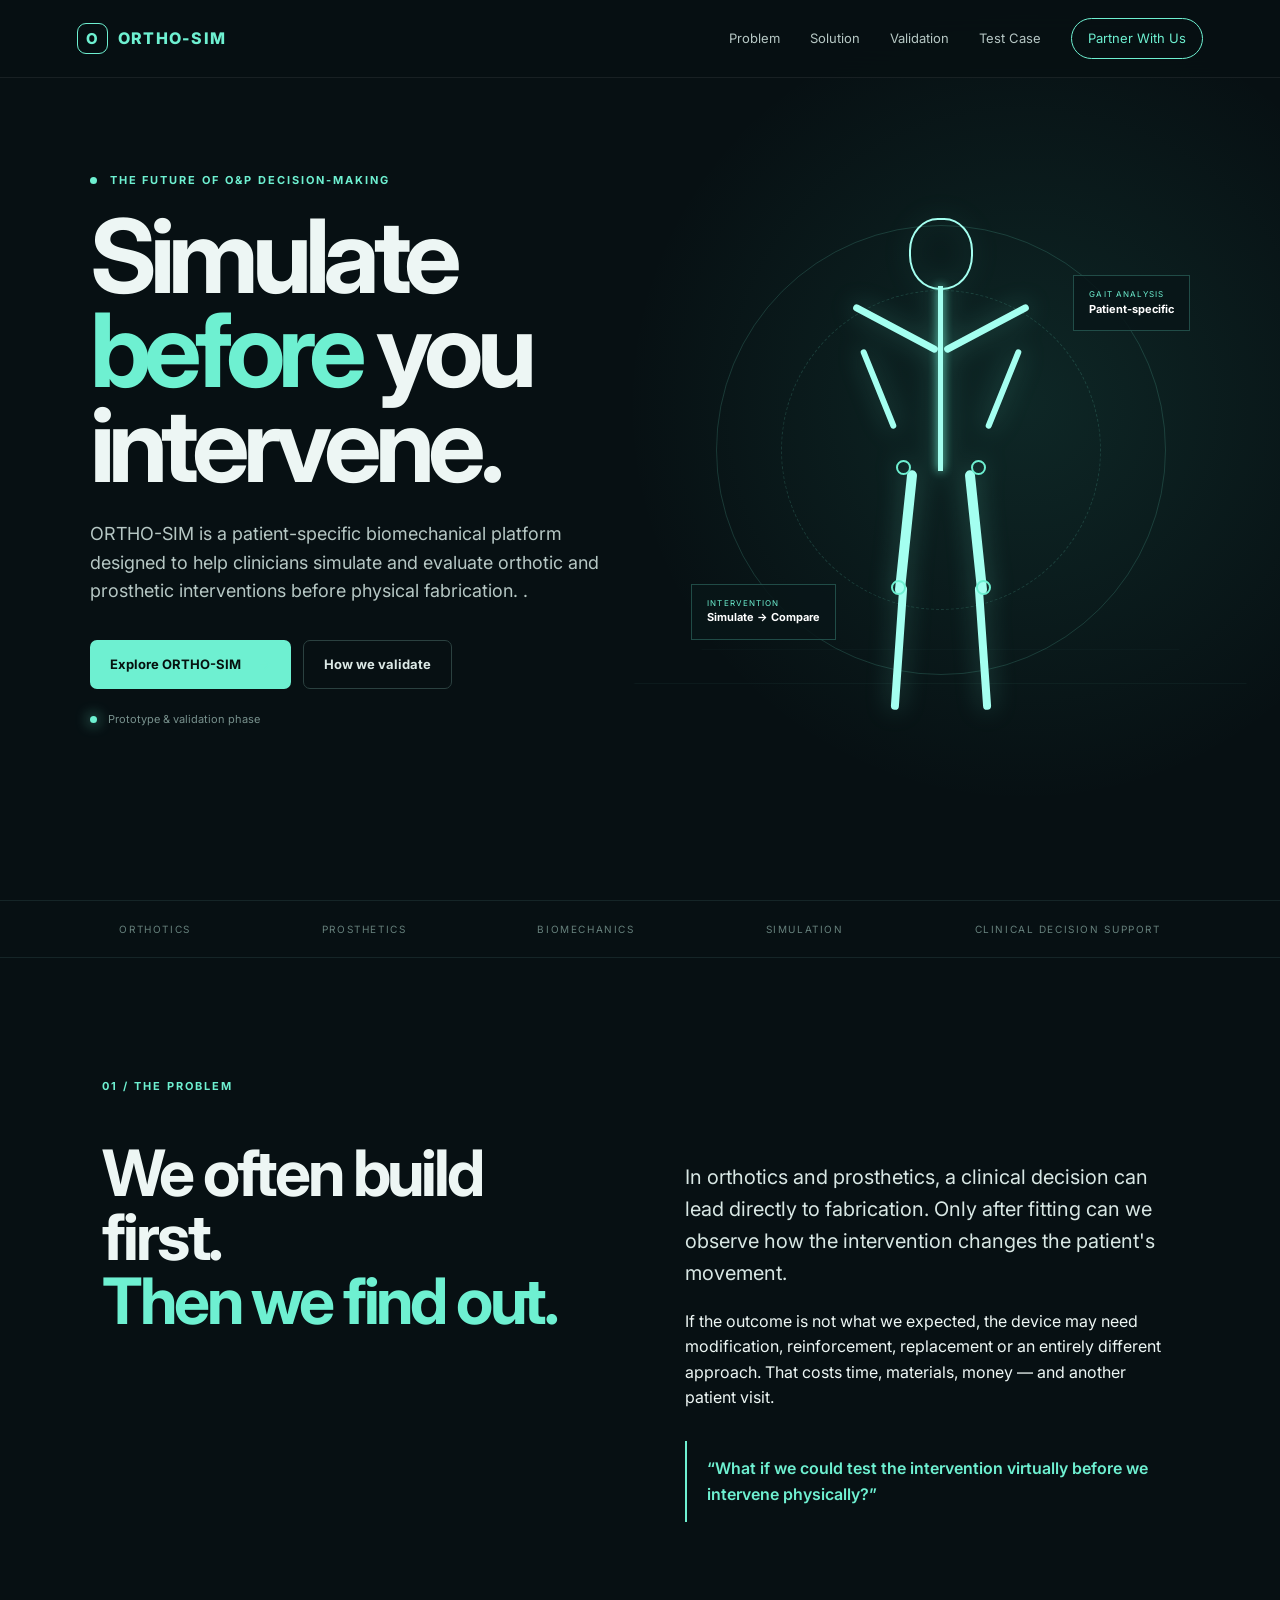
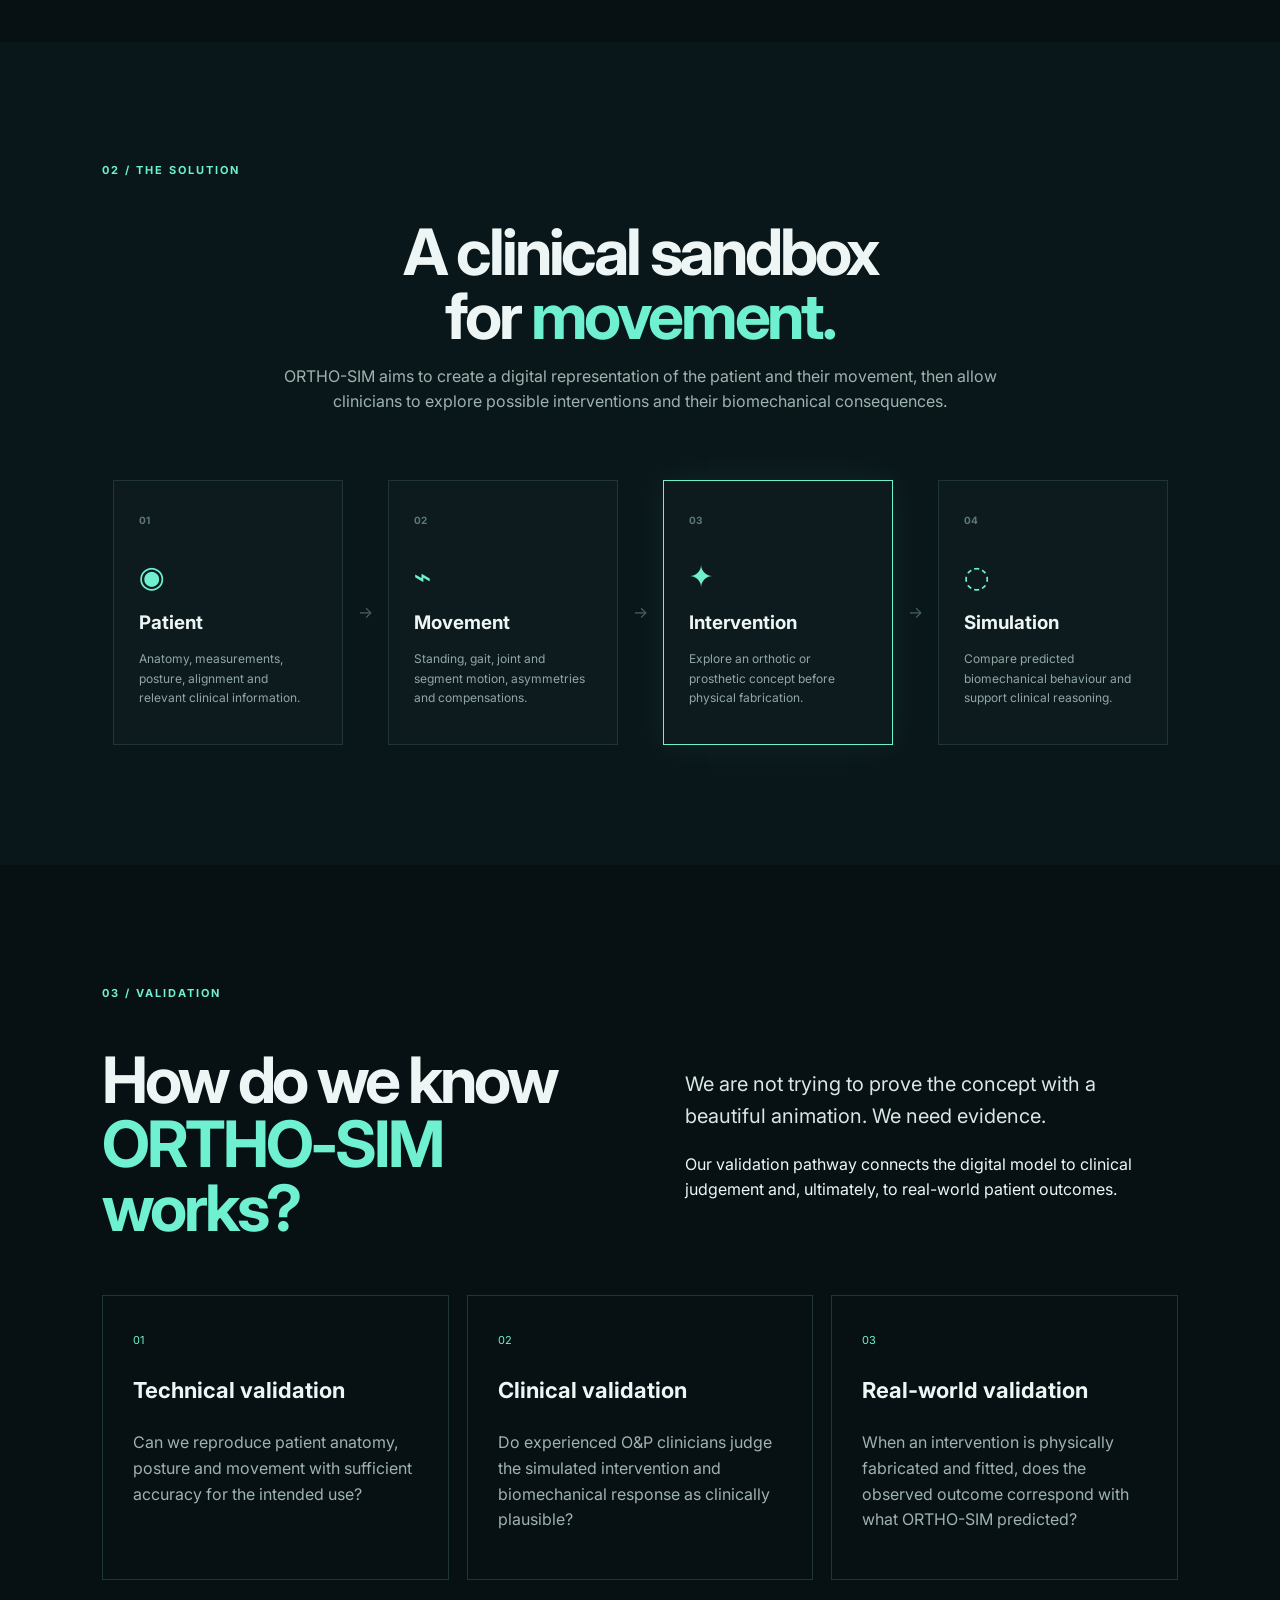
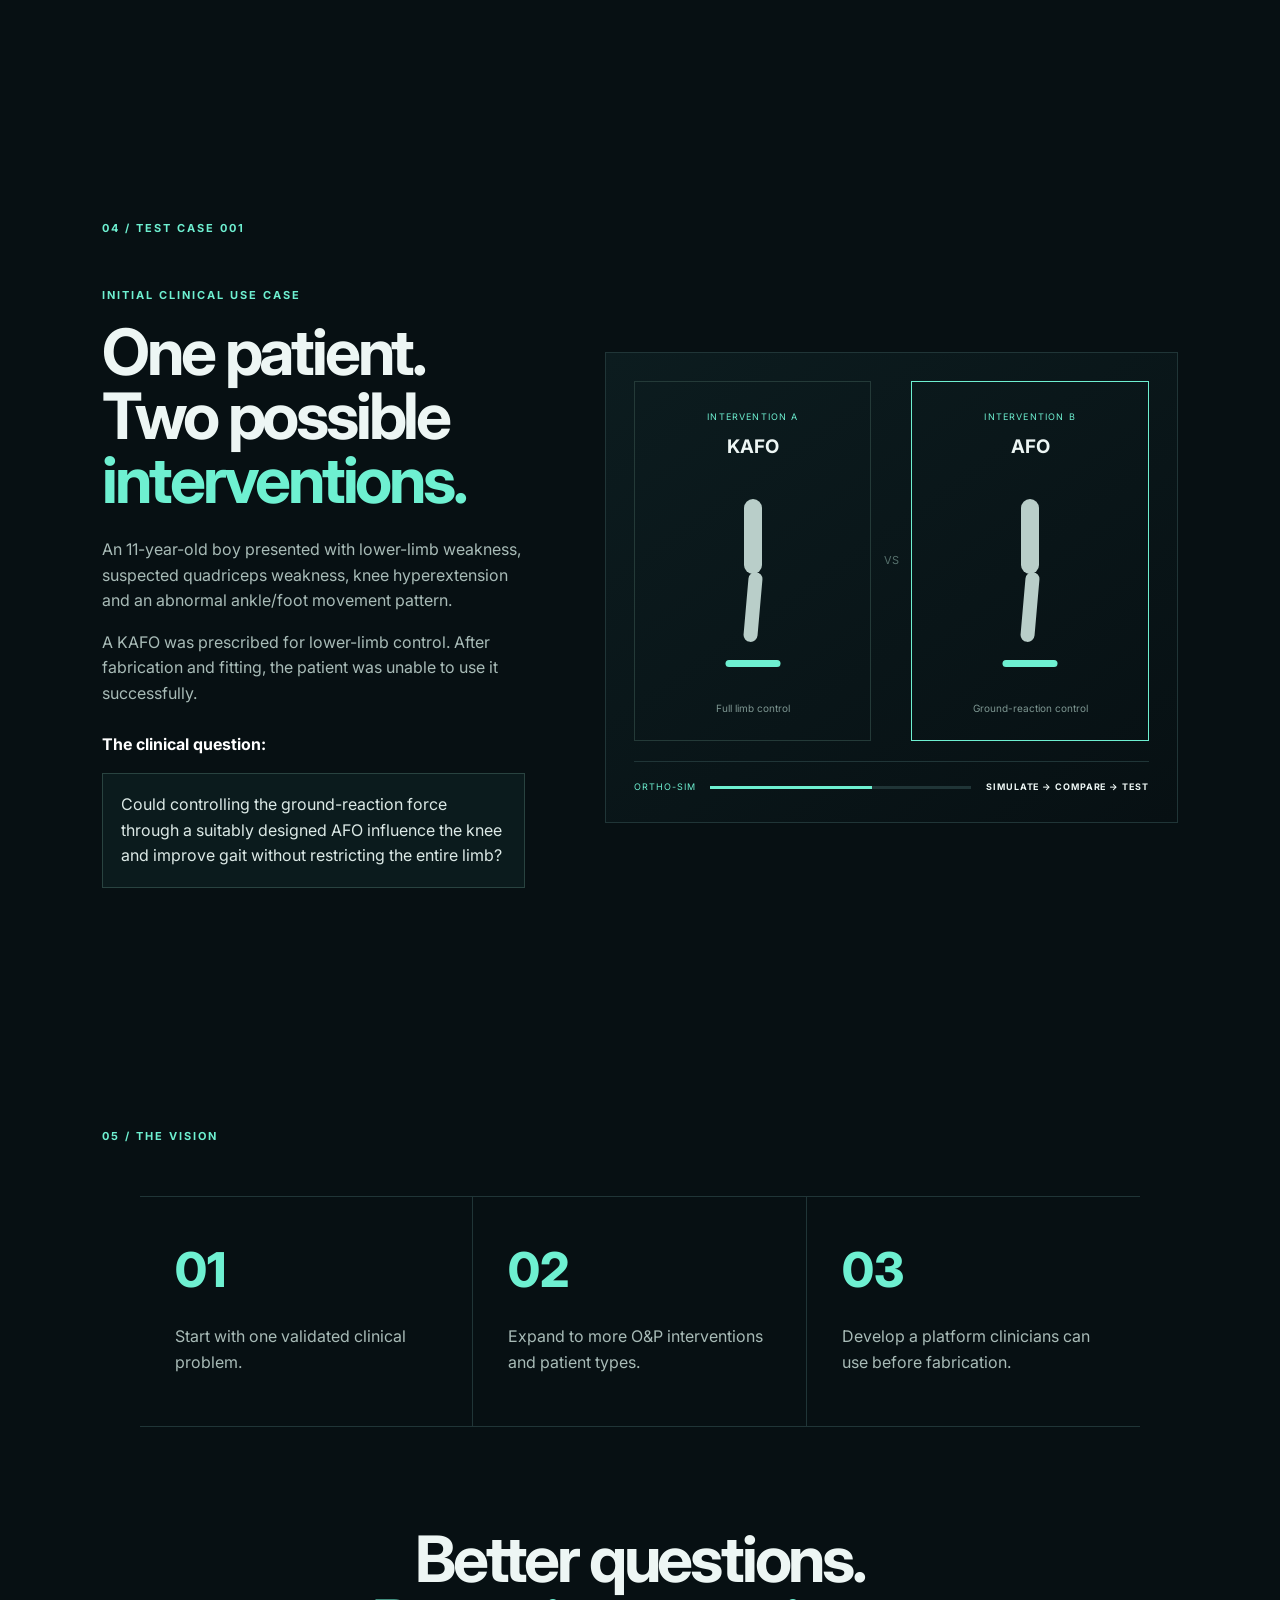
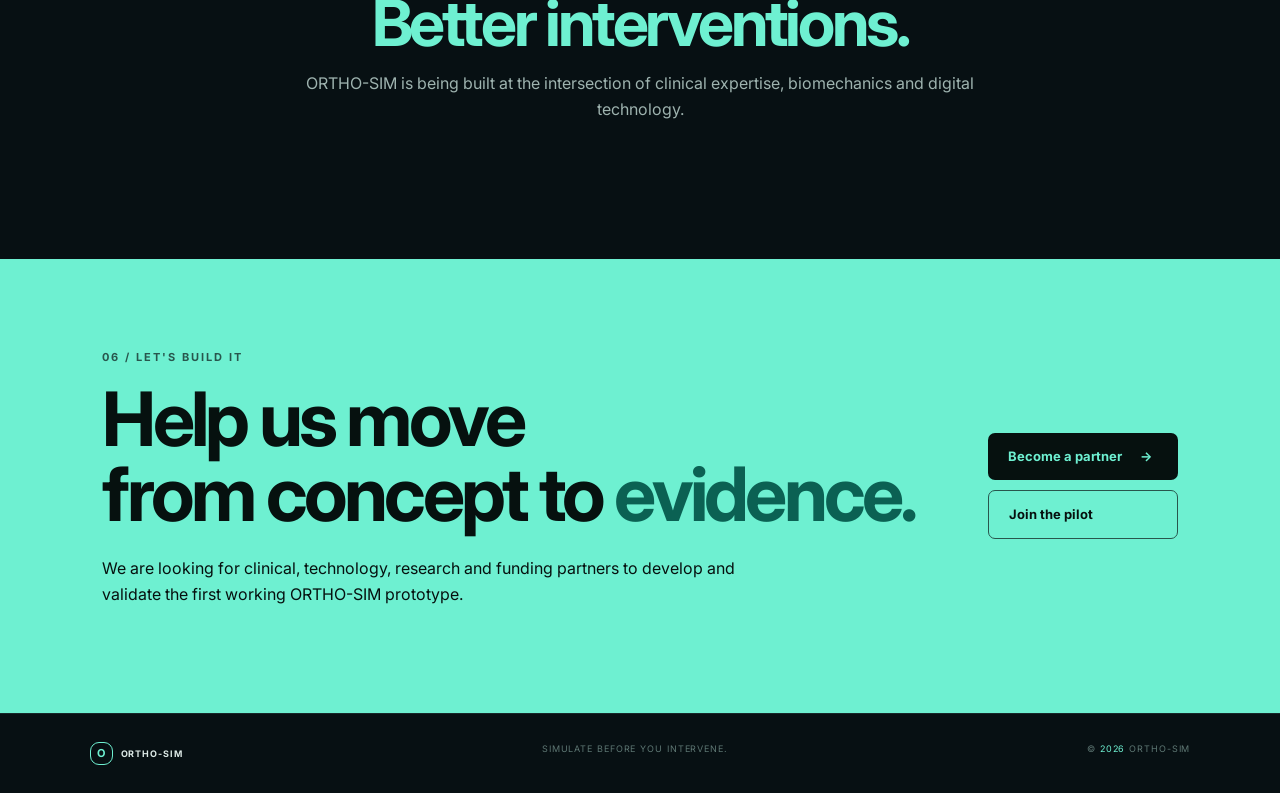
<file: index.html>
<!DOCTYPE html>
<html lang="en">
<head>
  <meta charset="UTF-8">
  <meta name="viewport" content="width=device-width, initial-scale=1.0">
  <meta name="description" content="ORTHO-SIM — Simulate Before You Intervene. Patient-specific biomechanical simulation for orthotic and prosthetic decision-making.">
  <title>ORTHO-SIM | Simulate Before You Intervene</title>
  <link rel="preconnect" href="https://fonts.googleapis.com">
  <link rel="preconnect" href="https://fonts.gstatic.com" crossorigin>
  <link href="https://fonts.googleapis.com/css2?family=Inter:wght@400;500;600;700;800&display=swap" rel="stylesheet">
  <link rel="stylesheet" href="style.css">
</head>
<body>
<header class="nav">
  <a class="brand" href="#top" aria-label="ORTHO-SIM home">
    <span class="brand-mark">O</span><span>ORTHO<span class="accent">-SIM</span></span>
  </a>
  <button class="menu" aria-label="Open menu" onclick="document.body.classList.toggle('nav-open')">☰</button>
  <nav>
    <a href="#problem">Problem</a>
    <a href="#solution">Solution</a>
    <a href="#validation">Validation</a>
    <a href="#case">Test Case</a>
    <a class="nav-cta" href="#partner">Partner With Us</a>
  </nav>
</header>

<main id="top">
<section class="hero">
  <div class="hero-grid">
    <div class="hero-copy">
      <div class="eyebrow"><span></span> THE FUTURE OF O&amp;P DECISION-MAKING</div>
      <h1>Simulate<br><em>before</em> you intervene.</h1>
      <p class="hero-lead">ORTHO-SIM is a patient-specific biomechanical platform designed to help clinicians simulate and evaluate orthotic and prosthetic interventions before physical fabrication.  .</p>
      <div class="hero-actions">
        <a class="button primary" href="#solution">Explore ORTHO-SIM <span>→</span></a>
        <a class="button ghost" href="#validation">How we validate</a>
      </div>
      <div class="status"><span class="pulse"></span> Prototype &amp; validation phase</div>
    </div>

    <div class="hero-visual">
      <div class="scan-ring ring1"></div><div class="scan-ring ring2"></div>
      <div class="skeleton">
        <div class="skull"></div>
        <div class="spine"></div>
        <div class="bone arm a1"></div><div class="bone arm a2"></div>
        <div class="bone forearm f1"></div><div class="bone forearm f2"></div>
        <div class="bone thigh t1"></div><div class="bone thigh t2"></div>
        <div class="bone shin s1"></div><div class="bone shin s2"></div>
        <div class="joint j1"></div><div class="joint j2"></div><div class="joint j3"></div><div class="joint j4"></div>
      </div>
      <div class="data-card card-top"><span>GAIT ANALYSIS</span><strong>Patient-specific</strong></div>
      <div class="data-card card-bottom"><span>INTERVENTION</span><strong>Simulate → Compare</strong></div>
      <div class="grid-floor"></div>
    </div>
  </div>
</section>

<section class="ticker">
  <div>ORTHOTICS</div><div>PROSTHETICS</div><div>BIOMECHANICS</div><div>SIMULATION</div><div>CLINICAL DECISION SUPPORT</div>
</section>

<section class="section" id="problem">
  <div class="section-tag">01 / THE PROBLEM</div>
  <div class="split">
    <div><h2>We often build first.<br><span>Then we find out.</span></h2></div>
    <div>
      <p class="large">In orthotics and prosthetics, a clinical decision can lead directly to fabrication. Only after fitting can we observe how the intervention changes the patient's movement.</p>
      <p>If the outcome is not what we expected, the device may need modification, reinforcement, replacement or an entirely different approach. That costs time, materials, money — and another patient visit.</p>
      <div class="quote">“What if we could test the intervention virtually before we intervene physically?”</div>
    </div>
  </div>
</section>

<section class="section dark" id="solution">
  <div class="section-tag">02 / THE SOLUTION</div>
  <div class="center-head">
    <h2>A clinical sandbox<br>for <span>movement.</span></h2>
    <p>ORTHO-SIM aims to create a digital representation of the patient and their movement, then allow clinicians to explore possible interventions and their biomechanical consequences.</p>
  </div>
  <div class="process">
    <div class="process-card"><b>01</b><div class="icon">◉</div><h3>Patient</h3><p>Anatomy, measurements, posture, alignment and relevant clinical information.</p></div>
    <div class="arrow">→</div>
    <div class="process-card"><b>02</b><div class="icon">⌁</div><h3>Movement</h3><p>Standing, gait, joint and segment motion, asymmetries and compensations.</p></div>
    <div class="arrow">→</div>
    <div class="process-card highlight"><b>03</b><div class="icon">✦</div><h3>Intervention</h3><p>Explore an orthotic or prosthetic concept before physical fabrication.</p></div>
    <div class="arrow">→</div>
    <div class="process-card"><b>04</b><div class="icon">◌</div><h3>Simulation</h3><p>Compare predicted biomechanical behaviour and support clinical reasoning.</p></div>
  </div>
</section>

<section class="section" id="validation">
  <div class="section-tag">03 / VALIDATION</div>
  <div class="split validation-intro">
    <div><h2>How do we know<br><span>ORTHO-SIM works?</span></h2></div>
    <div><p class="large">We are not trying to prove the concept with a beautiful animation. We need evidence.</p><p>Our validation pathway connects the digital model to clinical judgement and, ultimately, to real-world patient outcomes.</p></div>
  </div>
  <div class="validation-grid">
    <div class="v-card"><span>01</span><h3>Technical validation</h3><p>Can we reproduce patient anatomy, posture and movement with sufficient accuracy for the intended use?</p></div>
    <div class="v-card"><span>02</span><h3>Clinical validation</h3><p>Do experienced O&amp;P clinicians judge the simulated intervention and biomechanical response as clinically plausible?</p></div>
    <div class="v-card"><span>03</span><h3>Real-world validation</h3><p>When an intervention is physically fabricated and fitted, does the observed outcome correspond with what ORTHO-SIM predicted?</p></div>
  </div>
</section>

<section class="section case" id="case">
  <div class="section-tag">04 / TEST CASE 001</div>
  <div class="case-layout">
    <div class="case-copy">
      <div class="case-label">INITIAL CLINICAL USE CASE</div>
      <h2>One patient.<br>Two possible<br><span>interventions.</span></h2>
      <p>An 11-year-old boy presented with lower-limb weakness, suspected quadriceps weakness, knee hyperextension and an abnormal ankle/foot movement pattern.</p>
      <p>A KAFO was prescribed for lower-limb control. After fabrication and fitting, the patient was unable to use it successfully.</p>
      <p class="strong">The clinical question:</p>
      <div class="case-question">Could controlling the ground-reaction force through a suitably designed AFO influence the knee and improve gait without restricting the entire limb?</div>
    </div>
    <div class="case-visual">
      <div class="compare">
        <div class="compare-col"><span>INTERVENTION A</span><h3>KAFO</h3><div class="leg diagram"><i></i><b></b><em></em></div><small>Full limb control</small></div>
        <div class="vs">VS</div>
        <div class="compare-col active"><span>INTERVENTION B</span><h3>AFO</h3><div class="leg diagram"><i></i><b></b><em></em></div><small>Ground-reaction control</small></div>
      </div>
      <div class="sim-bar"><span>ORTHO-SIM</span><div><i></i></div><strong>SIMULATE → COMPARE → TEST</strong></div>
    </div>
  </div>
</section>

<section class="section future">
  <div class="section-tag">05 / THE VISION</div>
  <div class="vision-box">
    <div><div class="big-number">01</div><p>Start with one validated clinical problem.</p></div>
    <div><div class="big-number">02</div><p>Expand to more O&amp;P interventions and patient types.</p></div>
    <div><div class="big-number">03</div><p>Develop a platform clinicians can use before fabrication.</p></div>
  </div>
  <div class="center-head final-head">
    <h2>Better questions.<br><span>Better interventions.</span></h2>
    <p>ORTHO-SIM is being built at the intersection of clinical expertise, biomechanics and digital technology.</p>
  </div>
</section>

<section class="partner" id="partner">
  <div class="partner-inner">
    <div>
      <div class="section-tag">06 / LET'S BUILD IT</div>
      <h2>Help us move<br>from concept to <span>evidence.</span></h2>
      <p>We are looking for clinical, technology, research and funding partners to develop and validate the first working ORTHO-SIM prototype.</p>
    </div>
    <div class="partner-actions">
      <a class="button primary" href="mailto:hello@orthosim.co.za">Become a partner <span>→</span></a>
      <a class="button light" href="mailto:hello@orthosim.co.za?subject=ORTHO-SIM%20Pilot%20Interest">Join the pilot</a>
    </div>
  </div>
</section>
</main>

<footer>
  <div class="footer-brand"><span class="brand-mark">O</span> ORTHO-SIM</div>
  <div>SIMULATE BEFORE YOU INTERVENE.</div>
  <div>© <span id="year"></span> ORTHO-SIM</div>
</footer>

<script>
  document.getElementById('year').textContent = new Date().getFullYear();
  document.querySelectorAll('nav a').forEach(a => a.addEventListener('click', () => document.body.classList.remove('nav-open')));
</script>
</body>
</html>
</file>
<file: style.css>
*{box-sizing:border-box}html{scroll-behavior:smooth}body{margin:0;background:#071013;color:#edf6f4;font-family:Inter,system-ui,sans-serif;line-height:1.6}a{color:inherit;text-decoration:none}.nav{position:fixed;z-index:20;top:0;left:0;right:0;height:78px;padding:0 6vw;display:flex;align-items:center;justify-content:space-between;background:rgba(7,16,19,.82);backdrop-filter:blur(18px);border-bottom:1px solid rgba(255,255,255,.07)}.brand{display:flex;gap:10px;align-items:center;font-weight:800;letter-spacing:.08em}.brand-mark{display:grid;place-items:center;width:31px;height:31px;border:1px solid #6ef0d1;border-radius:9px;color:#6ef0d1;font-size:15px}.accent,span{color:#6ef0d1}.nav nav{display:flex;align-items:center;gap:30px;font-size:13px;color:#b6c7c4}.nav nav a:hover{color:#fff}.nav-cta{border:1px solid #6ef0d1;border-radius:99px;padding:9px 16px;color:#6ef0d1!important}.menu{display:none;background:none;border:0;color:white;font-size:25px}.hero{min-height:100vh;padding:150px 7vw 90px;position:relative;overflow:hidden;background:radial-gradient(circle at 80% 45%,rgba(65,205,175,.12),transparent 35%),#071013}.hero-grid{max-width:1250px;margin:auto;display:grid;grid-template-columns:1.05fr .95fr;align-items:center;gap:50px}.eyebrow,.section-tag,.case-label{font-size:11px;letter-spacing:.18em;color:#6ef0d1;font-weight:700}.eyebrow span{display:inline-block;width:7px;height:7px;border-radius:50%;background:#6ef0d1;margin-right:8px}.hero h1{font-size:clamp(54px,8vw,105px);line-height:.92;letter-spacing:-.065em;margin:20px 0 28px}.hero h1 em{font-style:normal;color:#6ef0d1}.hero-lead{font-size:18px;color:#b6c7c4;max-width:620px}.hero-actions{display:flex;gap:12px;flex-wrap:wrap;margin:34px 0 22px}.button{display:inline-flex;gap:18px;align-items:center;padding:13px 20px;border-radius:7px;font-weight:700;font-size:13px}.button.primary{background:#6ef0d1;color:#06110f}.button.ghost{border:1px solid #2b4140;color:#dce9e6}.button.light{border:1px solid rgba(255,255,255,.25);color:white}.status{font-size:11px;color:#78918d}.pulse{display:inline-block;width:7px;height:7px;background:#6ef0d1;border-radius:50%;margin-right:8px;box-shadow:0 0 14px #6ef0d1}.hero-visual{height:600px;position:relative;display:grid;place-items:center}.scan-ring{position:absolute;border:1px solid rgba(110,240,209,.16);border-radius:50%;aspect-ratio:1}.ring1{width:450px}.ring2{width:320px;border-style:dashed}.grid-floor{position:absolute;bottom:35px;width:100%;height:120px;background:linear-gradient(90deg,transparent 49.5%,rgba(110,240,209,.09) 50%,transparent 50.5%),linear-gradient(rgba(110,240,209,.09) 1px,transparent 1px);background-size:50px 50px;transform:perspective(180px) rotateX(55deg);opacity:.45}.skeleton{width:210px;height:480px;position:relative;z-index:2;filter:drop-shadow(0 0 12px rgba(110,240,209,.3))}.skull{position:absolute;width:64px;height:72px;border:2px solid #a4fff0;border-radius:45% 45% 48% 48%;left:73px;top:8px}.spine{position:absolute;left:102px;top:76px;height:185px;width:5px;background:#a4fff0;box-shadow:0 0 10px #6ef0d1}.bone{position:absolute;background:#a4fff0;border-radius:99px}.arm{height:7px;width:95px;top:115px}.a1{left:12px;transform:rotate(28deg)}.a2{right:12px;transform:rotate(-28deg)}.forearm{height:6px;width:85px;top:176px}.f1{left:0;transform:rotate(68deg)}.f2{right:0;transform:rotate(-68deg)}.thigh{height:125px;width:10px;top:260px}.t1{left:65px;transform:rotate(6deg)}.t2{right:65px;transform:rotate(-6deg)}.shin{height:125px;width:8px;top:375px}.s1{left:59px;transform:rotate(4deg)}.s2{right:59px;transform:rotate(-4deg)}.joint{position:absolute;width:15px;height:15px;border:2px solid #6ef0d1;border-radius:50%}.j1{top:250px;left:60px}.j2{top:250px;right:60px}.j3{top:370px;left:55px}.j4{top:370px;right:55px}.data-card{position:absolute;z-index:4;padding:12px 15px;background:rgba(8,22,24,.88);border:1px solid rgba(110,240,209,.25);font-size:9px;letter-spacing:.12em}.data-card span{display:block;font-size:8px}.data-card strong{font-size:11px;letter-spacing:0;color:#fff}.card-top{right:0;top:125px}.card-bottom{left:0;bottom:110px}.ticker{display:flex;justify-content:space-around;gap:20px;padding:20px 5vw;border-top:1px solid #152527;border-bottom:1px solid #152527;color:#66807c;font-size:10px;letter-spacing:.16em}.section{padding:120px 8vw;max-width:1450px;margin:auto}.section.dark{max-width:none;background:#0a171a}.split{max-width:1200px;margin:45px auto 0;display:grid;grid-template-columns:1fr 1fr;gap:90px}.section h2{font-size:clamp(43px,5vw,75px);line-height:1;letter-spacing:-.05em;margin:0}.section h2 span,.center-head h2 span,.case h2 span,.final-head h2 span{color:#6ef0d1}.large{font-size:20px;color:#d8e7e4}.quote{border-left:2px solid #6ef0d1;padding:15px 20px;margin-top:30px;color:#6ef0d1;font-weight:600}.center-head{text-align:center;max-width:750px;margin:40px auto 65px}.center-head p{color:#9eb3af}.process{max-width:1250px;margin:auto;display:flex;align-items:stretch;justify-content:center}.process-card{width:230px;padding:25px;border:1px solid #203537;background:#0d1b1e;position:relative}.process-card.highlight{border-color:#6ef0d1;box-shadow:0 0 30px rgba(110,240,209,.07)}.process-card>b{font-size:10px;color:#5e7975}.process-card .icon{font-size:30px;color:#6ef0d1;margin:20px 0 8px}.process-card h3{margin:0}.process-card p{font-size:12px;color:#91a7a3}.arrow{display:grid;place-items:center;width:45px;color:#48625e}.validation-intro{margin-bottom:55px}.validation-grid{max-width:1200px;margin:auto;display:grid;grid-template-columns:repeat(3,1fr);gap:18px}.v-card{padding:30px;border:1px solid #203537;min-height:230px}.v-card>span{font-size:11px}.v-card h3{font-size:22px}.v-card p{color:#9eb3af}.case{background:#071013;max-width:none}.case-layout{max-width:1200px;margin:50px auto 0;display:grid;grid-template-columns:.85fr 1.15fr;gap:80px;align-items:center}.case-copy h2{margin:15px 0 25px}.case-copy p{color:#a8bbb7}.case-copy .strong{color:#fff;font-weight:700;margin-top:25px}.case-question{padding:18px;border:1px solid #294340;background:#0b1b1d;color:#dce9e6}.case-visual{border:1px solid #203537;padding:28px;background:linear-gradient(145deg,#0c1c1f,#071013)}.compare{display:grid;grid-template-columns:1fr 40px 1fr;align-items:center;text-align:center}.compare-col{padding:20px;border:1px solid #243a38}.compare-col.active{border-color:#6ef0d1}.compare-col>span{font-size:9px;letter-spacing:.13em}.compare-col h3{margin:5px 0 12px}.compare-col small{color:#7e9792;font-size:10px}.vs{color:#56706c;font-size:11px}.diagram{height:220px;position:relative}.diagram i,.diagram b,.diagram em{position:absolute;display:block;background:#b9cec9;border-radius:10px}.diagram i{width:18px;height:75px;left:50%;top:25px;transform:translateX(-50%)}.diagram b{width:14px;height:70px;left:50%;top:98px;transform:translateX(-50%) rotate(5deg)}.diagram em{width:55px;height:7px;left:50%;bottom:27px;transform:translateX(-50%);background:#6ef0d1}.sim-bar{margin-top:20px;border-top:1px solid #203537;padding-top:18px;display:grid;grid-template-columns:auto 1fr auto;gap:15px;align-items:center;font-size:9px;letter-spacing:.1em}.sim-bar div{height:3px;background:#203537}.sim-bar div i{display:block;width:62%;height:100%;background:#6ef0d1}.vision-box{max-width:1000px;margin:50px auto 100px;display:grid;grid-template-columns:repeat(3,1fr);border-top:1px solid #203537;border-bottom:1px solid #203537}.vision-box>div{padding:35px;border-right:1px solid #203537}.vision-box>div:last-child{border:0}.big-number{font-size:48px;color:#6ef0d1;font-weight:800}.vision-box p{color:#a8bbb7}.final-head{margin-bottom:0}.partner{padding:90px 8vw;background:#6ef0d1;color:#06110f}.partner-inner{max-width:1150px;margin:auto;display:flex;justify-content:space-between;align-items:center;gap:60px}.partner .section-tag{color:#28564d}.partner h2{font-size:clamp(45px,6vw,75px);line-height:1;margin:15px 0 25px;letter-spacing:-.05em}.partner h2 span{color:#0b6153}.partner p{max-width:650px}.partner-actions{display:flex;flex-direction:column;gap:10px;min-width:190px}.partner .primary{background:#06110f;color:#6ef0d1}.partner .light{border-color:#28564d;color:#06110f}footer{padding:28px 7vw;display:flex;justify-content:space-between;color:#5e7773;font-size:9px;letter-spacing:.1em;border-top:1px solid #17282a}.footer-brand{color:#dce9e6;font-weight:700;display:flex;align-items:center;gap:8px}.footer-brand .brand-mark{width:23px;height:23px;font-size:11px}@media(max-width:900px){.nav nav{display:none}.menu{display:block}.nav-open nav{display:flex;position:absolute;top:78px;left:0;right:0;background:#071013;padding:25px;flex-direction:column}.hero-grid,.split,.case-layout{grid-template-columns:1fr}.hero-visual{height:500px}.process{flex-wrap:wrap}.arrow{height:30px}.validation-grid{grid-template-columns:1fr}.partner-inner{flex-direction:column;align-items:flex-start}.vision-box{grid-template-columns:1fr}.vision-box>div{border-right:0;border-bottom:1px solid #203537}.ticker{flex-wrap:wrap}.section{padding:85px 7vw}}@media(max-width:500px){.hero{padding-left:6vw;padding-right:6vw}.hero h1{font-size:58px}.hero-visual{transform:scale(.8);margin:-30px}.process-card{width:100%}.arrow{width:100%}.compare{grid-template-columns:1fr}.vs{padding:10px}.sim-bar{grid-template-columns:1fr}.footer{flex-direction:column;gap:12px}footer{flex-direction:column;gap:12px}}
</file>
